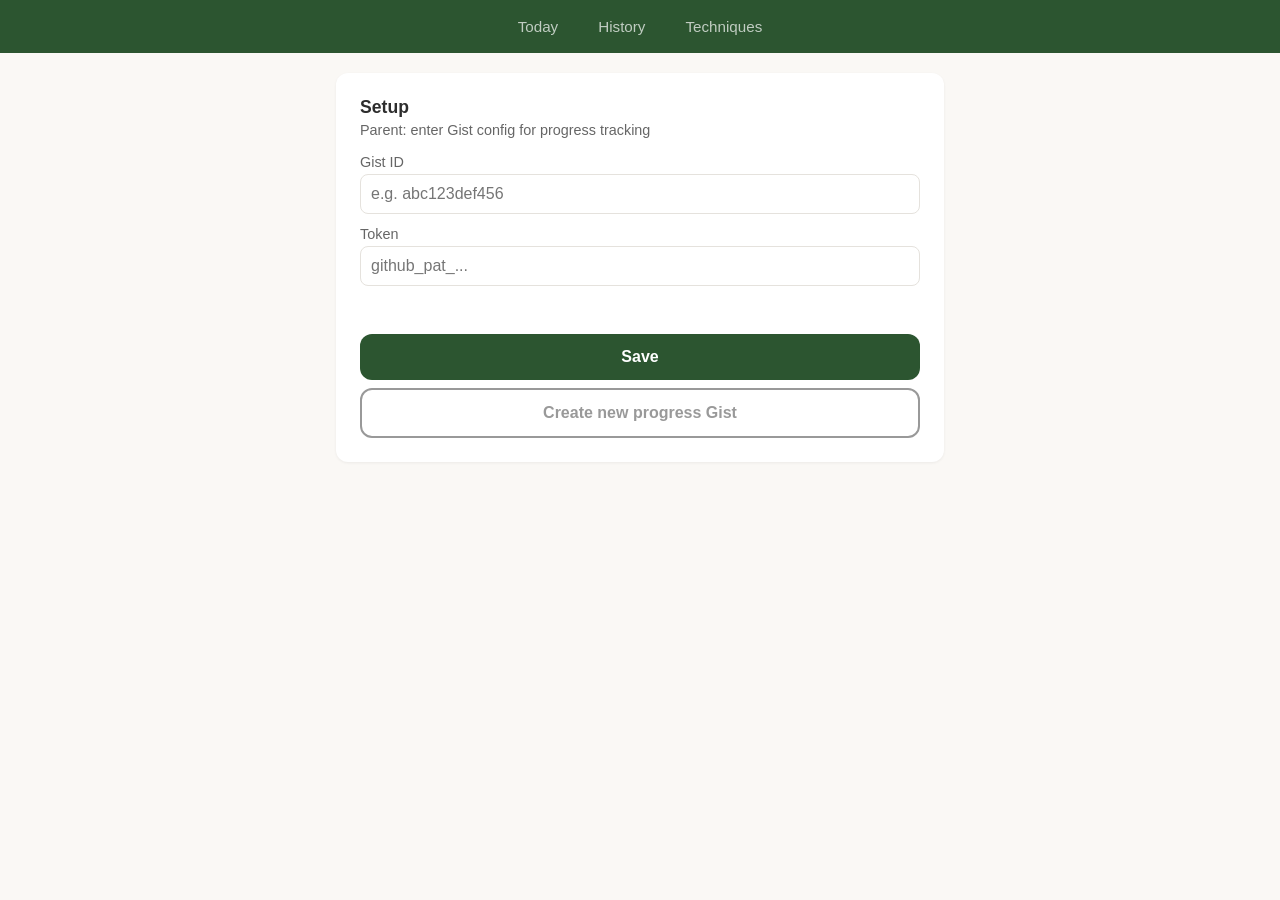
<file: index.html>
<!DOCTYPE html>
<html lang="zh">
<head>
  <meta charset="UTF-8">
  <meta name="viewport" content="width=device-width, initial-scale=1.0">
  <meta name="apple-mobile-web-app-title" content="MaxChinese">
  <link rel="apple-touch-icon" href="assets/icon-192.png">
  <link rel="manifest" href="manifest.json">
  <link rel="stylesheet" href="css/style.css">
  <title>MaxChinese</title>
</head>
<body>
  <div id="app">
    <nav id="nav">
      <a href="#today" class="nav-link active" data-view="today">Today</a>
      <a href="#history" class="nav-link" data-view="history">History</a>
      <a href="#techniques" class="nav-link" data-view="techniques">Techniques</a>
    </nav>
    <main id="main"></main>
  </div>
  <script src="config.js"></script>
  <script type="module" src="js/app.js"></script>
</body>
</html>
</file>
<file: css/style.css>
/* === Reset & Base === */
*, *::before, *::after {
  box-sizing: border-box;
  margin: 0;
  padding: 0;
}

:root {
  --green: #2c5530;
  --green-light: #4a7c4f;
  --bg: #faf8f5;
  --bg-card: #ffffff;
  --text: #2d2d2d;
  --text-light: #666666;
  --text-muted: #999999;
  --border: #e5e2dd;
  --accent: #c45a3c;
  --skip-color: #b8860b;
  --font-zh: "PingFang SC", "Noto Sans SC", "Microsoft YaHei", sans-serif;
  --font-en: "Georgia", "Times New Roman", serif;
  --radius: 12px;
}

html {
  font-size: 16px;
}

body {
  font-family: var(--font-zh);
  background: var(--bg);
  color: var(--text);
  min-height: 100vh;
  -webkit-font-smoothing: antialiased;
}

/* === Navigation === */
#nav {
  display: flex;
  justify-content: center;
  gap: 8px;
  padding: 12px 16px;
  background: var(--green);
  position: sticky;
  top: 0;
  z-index: 100;
}

.nav-link {
  color: rgba(255, 255, 255, 0.7);
  text-decoration: none;
  font-size: 0.95rem;
  padding: 6px 16px;
  border-radius: 20px;
  transition: all 0.2s;
}

.nav-link.active {
  color: #ffffff;
  background: rgba(255, 255, 255, 0.2);
}

/* === Main Content === */
#main {
  max-width: 640px;
  margin: 0 auto;
  padding: 20px 16px 80px;
}

/* === Today's Reading === */
.greeting {
  text-align: center;
  font-size: 1.4rem;
  font-weight: 700;
  color: var(--green);
  margin-bottom: 4px;
}

.today-date {
  text-align: center;
  font-size: 1.1rem;
  color: var(--text-light);
  margin-bottom: 20px;
  font-family: var(--font-en);
}

.piece-card {
  background: var(--bg-card);
  border-radius: var(--radius);
  padding: 24px;
  margin-bottom: 20px;
  box-shadow: 0 1px 3px rgba(0, 0, 0, 0.06);
}

.piece-title {
  font-size: 1.1rem;
  font-weight: 600;
  margin-bottom: 4px;
}

.piece-author {
  font-size: 0.9rem;
  color: var(--text-light);
  margin-bottom: 16px;
}

.piece-content-zh {
  font-size: 1.35rem;
  line-height: 2;
  letter-spacing: 0.02em;
  margin-bottom: 16px;
}

.piece-content-en {
  font-family: var(--font-en);
  font-size: 1rem;
  line-height: 1.7;
  color: var(--text-light);
  font-style: italic;
  margin-bottom: 16px;
  padding: 12px 16px;
  border-left: 3px solid var(--border);
  display: none;
}

.piece-content-en.visible {
  display: block;
}

.piece-source {
  font-size: 0.8rem;
  color: var(--text-muted);
  margin-bottom: 16px;
}

/* === Expression Patterns === */
.patterns-section {
  margin-top: 20px;
}

.patterns-title {
  font-size: 0.95rem;
  font-weight: 600;
  color: var(--green);
  margin-bottom: 12px;
}

.daily-writing-prompt {
  padding: 12px 16px;
  margin-bottom: 12px;
  border: 1px solid var(--border);
  border-radius: 8px;
  color: var(--text);
  font-size: 0.95rem;
  line-height: 1.6;
}

.sync-warning {
  padding: 12px 16px;
  margin-bottom: 16px;
  border: 1px solid #d6a73a;
  border-radius: 8px;
  background: #fff8df;
  color: #654b0b;
  font-size: 0.9rem;
  line-height: 1.5;
}

.sync-warning a {
  color: inherit;
  font-weight: 600;
}

.setup-status {
  min-height: 24px;
  margin-bottom: 8px;
  color: #a33b2b;
  font-size: 0.9rem;
}

.pattern-card {
  background: #f5f5f0;
  border-radius: 8px;
  padding: 16px;
  margin-bottom: 12px;
}

.pattern-technique {
  font-size: 0.85rem;
  font-weight: 600;
  color: var(--green);
  margin-bottom: 6px;
}

.pattern-example {
  font-size: 1.05rem;
  margin-bottom: 8px;
  padding: 8px 12px;
  background: rgba(255, 255, 255, 0.7);
  border-radius: 6px;
}

.pattern-explanation {
  font-size: 0.9rem;
  color: var(--text-light);
  line-height: 1.6;
  margin-bottom: 8px;
}

.pattern-prompt {
  font-size: 0.9rem;
  color: var(--accent);
  line-height: 1.5;
  padding: 8px 12px;
  background: rgba(196, 90, 60, 0.06);
  border-radius: 6px;
}

.pattern-prompt::before {
  content: "Try: ";
  font-weight: 600;
}

/* === Language Toggle === */
.lang-toggle {
  display: flex;
  justify-content: center;
  margin-bottom: 16px;
}

.lang-toggle button {
  background: none;
  border: 1px solid var(--border);
  padding: 6px 16px;
  font-size: 0.85rem;
  cursor: pointer;
  color: var(--text-light);
  transition: all 0.2s;
}

.lang-toggle button:first-child {
  border-radius: 20px 0 0 20px;
}

.lang-toggle button:last-child {
  border-radius: 0 20px 20px 0;
}

.lang-toggle button.active {
  background: var(--green);
  border-color: var(--green);
  color: white;
}

/* === Action Buttons === */
.action-buttons {
  display: flex;
  gap: 12px;
  margin-top: 20px;
}

.btn-finish, .btn-change, .btn-skip {
  flex: 1;
  padding: 14px;
  border: none;
  border-radius: var(--radius);
  font-size: 1rem;
  font-weight: 600;
  cursor: pointer;
  transition: all 0.2s;
}

.btn-finish {
  background: var(--green);
  color: white;
}

.btn-finish:active {
  background: var(--green-light);
}

.btn-change {
  background: none;
  border: 2px solid var(--text-muted);
  color: var(--text-muted);
}

.btn-change:active {
  background: rgba(153, 153, 153, 0.1);
}

.btn-skip {
  background: none;
  border: 2px solid var(--skip-color);
  color: var(--skip-color);
}

.btn-skip:active {
  background: rgba(184, 134, 11, 0.1);
}

/* === History View === */
.streak-banner {
  text-align: center;
  padding: 20px;
  background: var(--bg-card);
  border-radius: var(--radius);
  margin-bottom: 20px;
  box-shadow: 0 1px 3px rgba(0, 0, 0, 0.06);
}

.streak-count {
  font-size: 2.5rem;
  font-weight: 700;
  color: var(--green);
}

.streak-label {
  font-size: 0.9rem;
  color: var(--text-light);
  margin-top: 4px;
}

.history-list {
  list-style: none;
}

.history-item {
  display: flex;
  justify-content: space-between;
  align-items: center;
  padding: 14px 16px;
  background: var(--bg-card);
  border-radius: 8px;
  margin-bottom: 8px;
  box-shadow: 0 1px 2px rgba(0, 0, 0, 0.04);
}

.history-item-title {
  font-size: 0.95rem;
  font-weight: 500;
}

.history-item-date {
  font-size: 0.8rem;
  color: var(--text-muted);
  font-family: var(--font-en);
}

/* === Technique Browser === */
.technique-list {
  list-style: none;
}

.technique-item {
  display: flex;
  justify-content: space-between;
  align-items: center;
  padding: 14px 16px;
  background: var(--bg-card);
  border-radius: 8px;
  margin-bottom: 8px;
  cursor: pointer;
  box-shadow: 0 1px 2px rgba(0, 0, 0, 0.04);
  transition: background 0.2s;
}

.technique-item:active {
  background: #f0ede8;
}

.technique-name {
  font-size: 1rem;
  font-weight: 500;
}

.technique-name-en {
  font-size: 0.85rem;
  color: var(--text-muted);
  font-family: var(--font-en);
}

.technique-count {
  font-size: 0.85rem;
  color: var(--text-muted);
  background: #f0ede8;
  padding: 2px 10px;
  border-radius: 12px;
}

/* Technique detail view */
.technique-detail-header {
  margin-bottom: 20px;
}

.technique-detail-name {
  font-size: 1.3rem;
  font-weight: 700;
  margin-bottom: 4px;
}

.technique-detail-desc {
  font-size: 0.95rem;
  color: var(--text-light);
  line-height: 1.6;
}

.back-link {
  display: inline-block;
  color: var(--green);
  text-decoration: none;
  font-size: 0.9rem;
  margin-bottom: 16px;
}

/* === Empty State === */
.empty-state {
  text-align: center;
  padding: 40px 20px;
  color: var(--text-muted);
  font-size: 1rem;
}

/* === Utility === */
.hidden {
  display: none;
}
</file>
